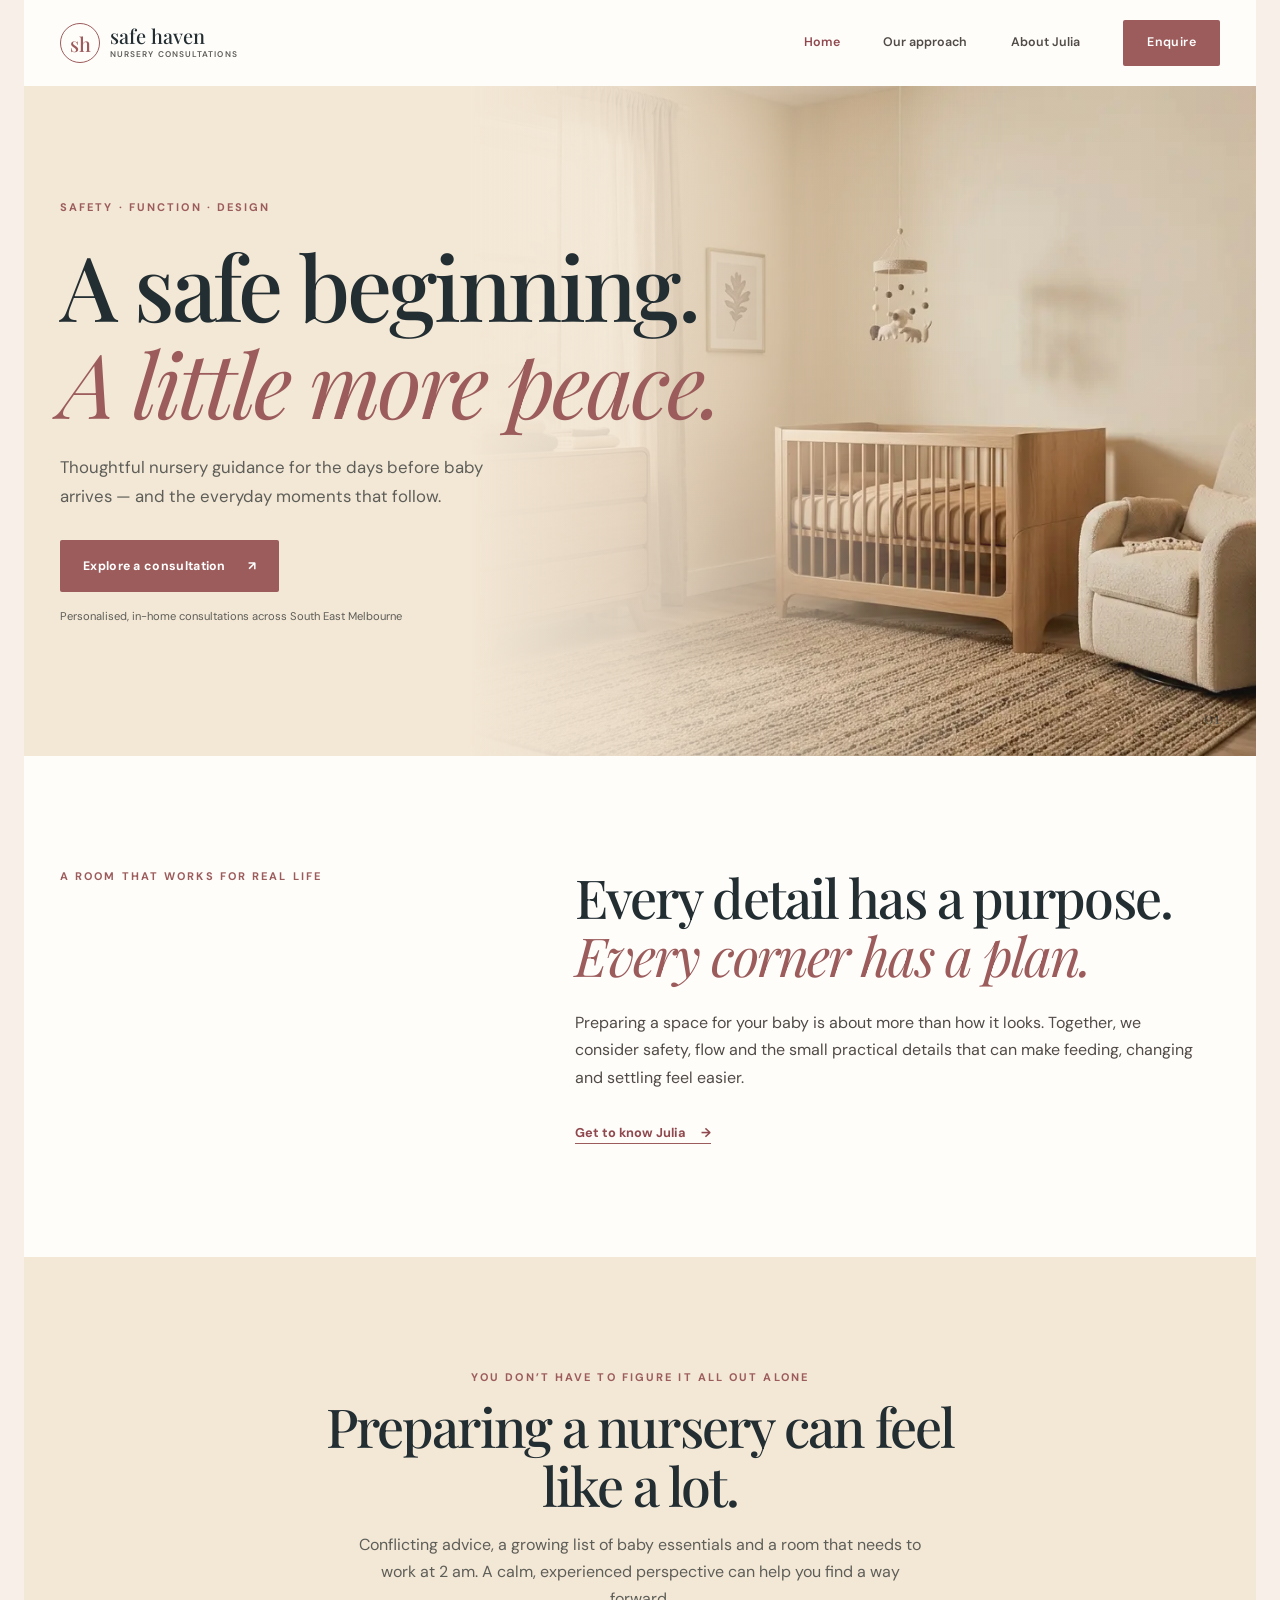
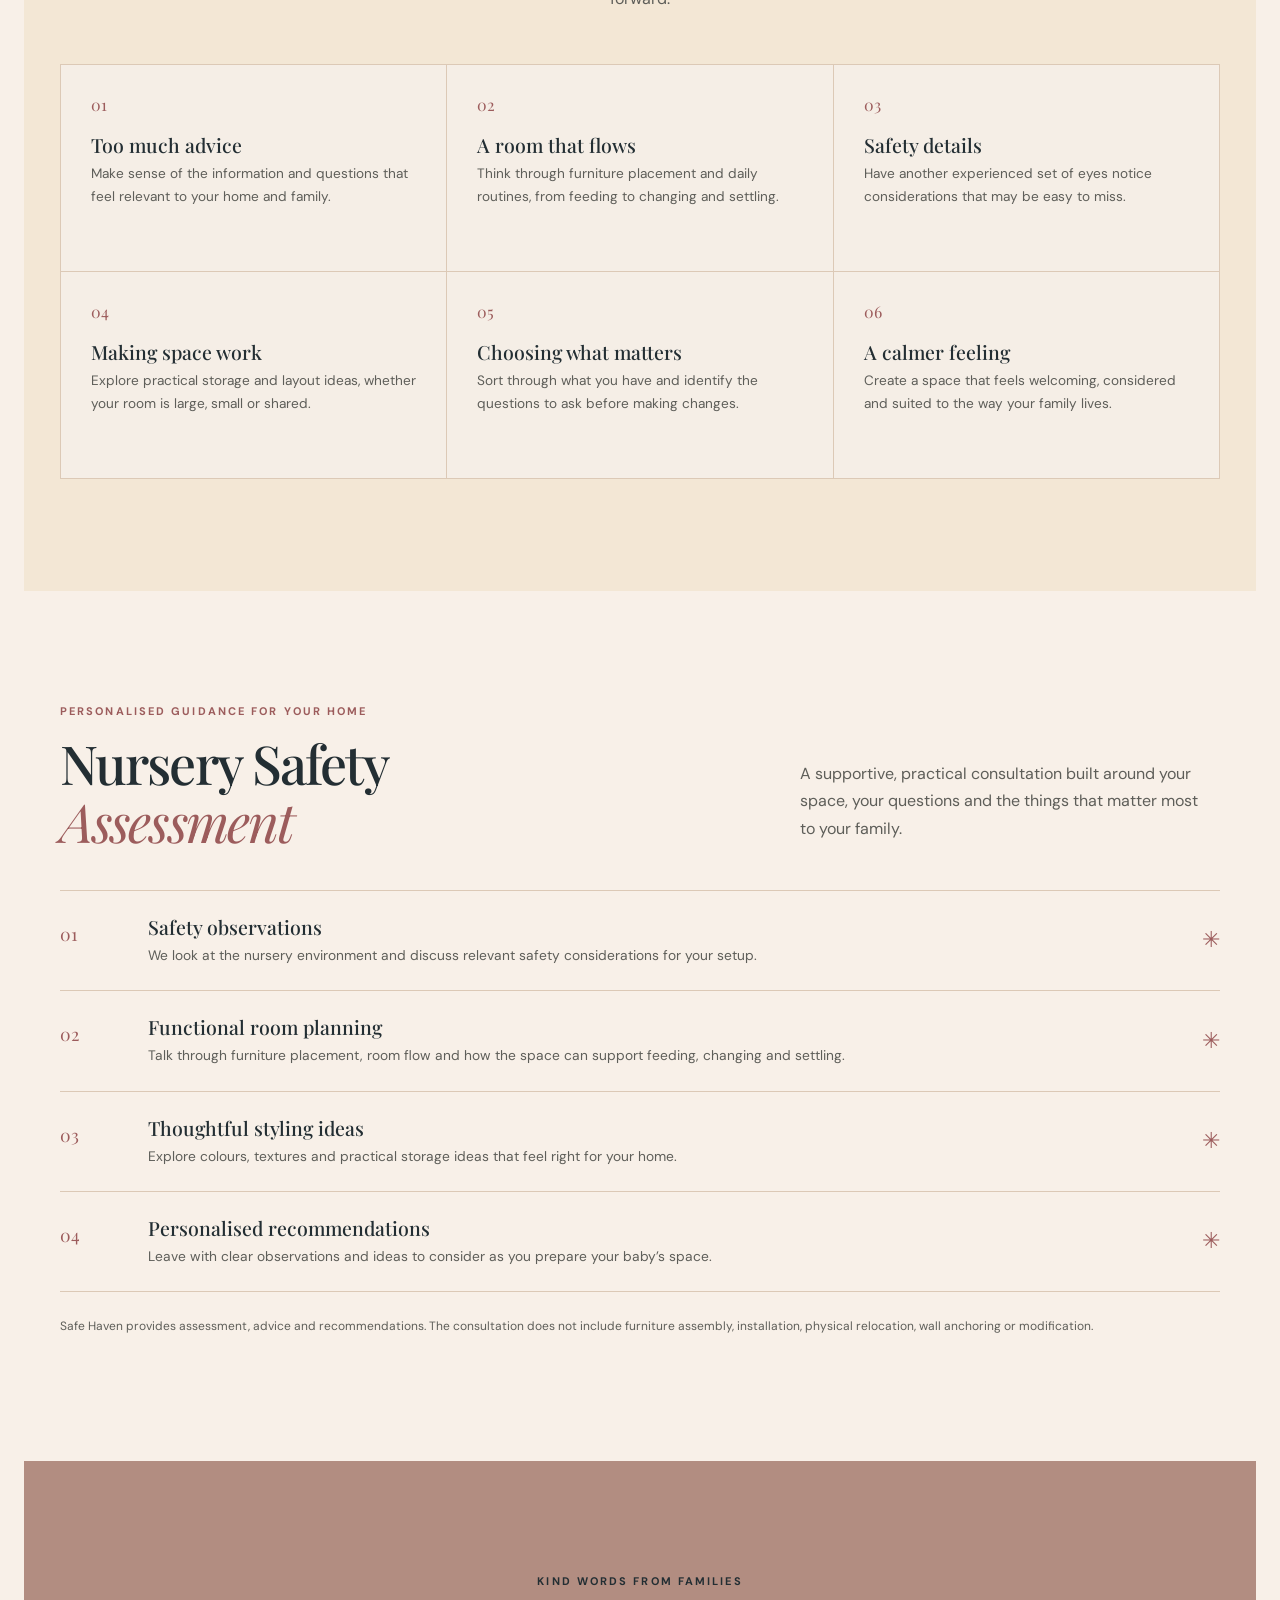
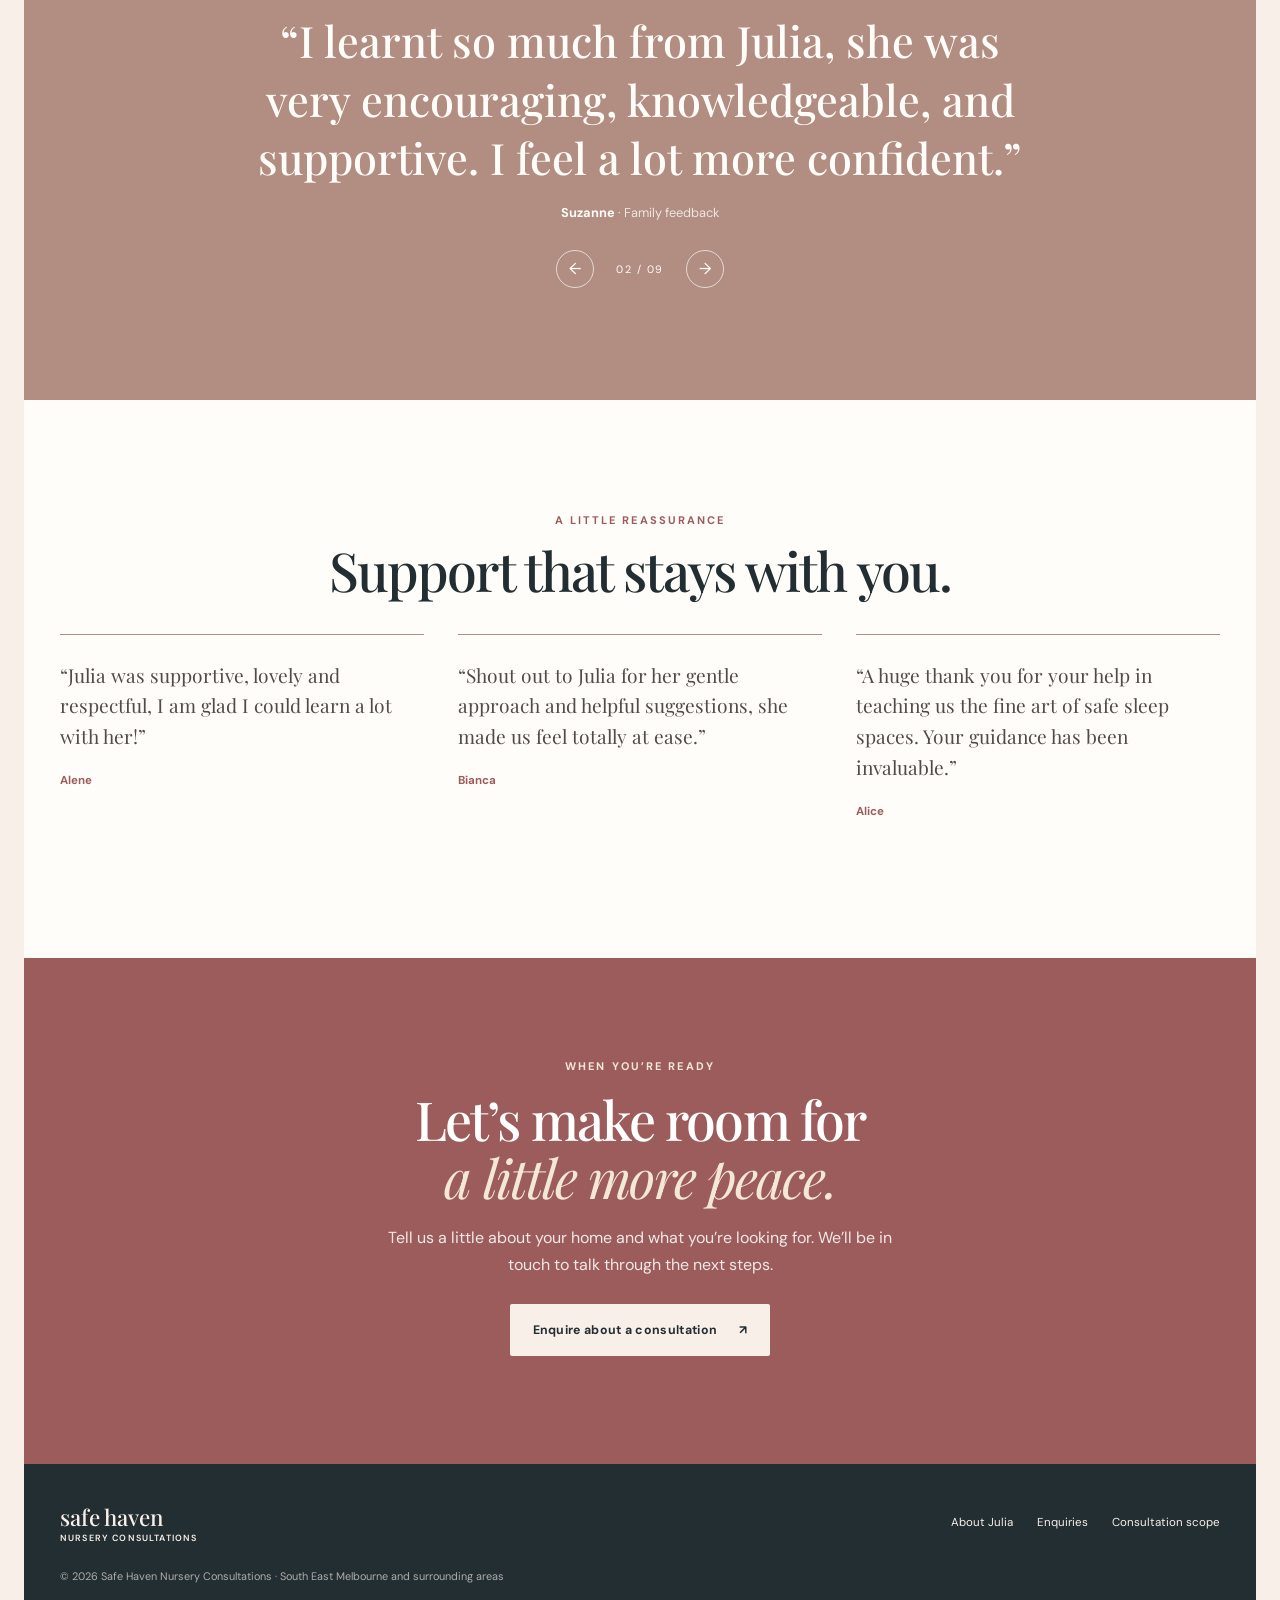
<file: index.html>
<!doctype html>
<html lang="en-AU">
  <head>
    <meta charset="utf-8" />
    <meta name="viewport" content="width=device-width, initial-scale=1" />
    <meta name="theme-color" content="#f3e7d5" />
    <meta
      name="description"
      content="Thoughtful nursery safety observations, room planning and practical guidance for families preparing to welcome a baby in South East Melbourne."
    />
    <title>Safe Haven | A safe beginning, a little more peace</title>
    <link rel="icon" type="image/png" href="assets/safe-haven-mark.png" />
    <link rel="preconnect" href="https://fonts.googleapis.com" />
    <link rel="preconnect" href="https://fonts.gstatic.com" crossorigin />
    <link
      href="https://fonts.googleapis.com/css2?family=DM+Sans:wght@400;500;600;700&family=Playfair+Display:wght@400;500;600;700&display=swap"
      rel="stylesheet"
    />
    <link rel="stylesheet" href="CSS/styles.css" />
    <script src="JS/script.js" defer></script>
  </head>
  <body>
    <a class="skip-link" href="#main">Skip to content</a>
    <header class="site-header">
      <div class="container nav-wrap">
        <a class="brand" href="index.html" aria-label="Safe Haven home"
          ><span class="brand-mark">sh</span
          ><span>safe haven<small>nursery consultations</small></span></a
        >
        <button
          class="menu-toggle"
          type="button"
          aria-expanded="false"
          aria-controls="main-nav"
        >
          <span></span><span></span><span class="sr-only">Toggle menu</span>
        </button>
        <nav id="main-nav" aria-label="Main navigation">
          <a href="index.html" aria-current="page">Home</a
          ><a href="#approach">Our approach</a
          ><a href="about.html">About Julia</a
          ><a class="nav-cta" href="booking.html">Enquire</a>
        </nav>
      </div>
    </header>
    <main id="main">
      <section class="hero">
        <div
          class="hero-image"
          role="img"
          aria-label="A calm, warmly styled nursery with a cot and soft natural textures"
        ></div>
        <div class="hero-content container">
          <p class="eyebrow">Safety · Function · Design</p>
          <h1>A safe beginning.<br /><em>A little more peace.</em></h1>
          <p class="hero-copy">
            Thoughtful nursery guidance for the days before baby arrives — and
            the everyday moments that follow.
          </p>
          <a class="button button-rose" href="booking.html"
            >Explore a consultation <span aria-hidden="true">↗</span></a
          >
          <p class="hero-note">
            Personalised, in-home consultations across South East Melbourne
          </p>
        </div>
        <span class="hero-number" aria-hidden="true">01</span>
      </section>

      <section class="intro section-pad">
        <div class="container intro-grid">
          <p class="eyebrow">A room that works for real life</p>
          <div>
            <h2>
              Every detail has a purpose.<br /><em>Every corner has a plan.</em>
            </h2>
            <p>
              Preparing a space for your baby is about more than how it looks.
              Together, we consider safety, flow and the small practical details
              that can make feeding, changing and settling feel easier.
            </p>
            <a class="text-link" href="about.html"
              >Get to know Julia <span aria-hidden="true">→</span></a
            >
          </div>
        </div>
      </section>

      <section class="worries section-pad" id="approach">
        <div class="container">
          <div class="section-heading">
            <p class="eyebrow">You don’t have to figure it all out alone</p>
            <h2>Preparing a nursery can feel like a lot.</h2>
            <p>
              Conflicting advice, a growing list of baby essentials and a room
              that needs to work at 2 am. A calm, experienced perspective can
              help you find a way forward.
            </p>
          </div>
          <div class="worry-grid">
            <article>
              <span>01</span>
              <h3>Too much advice</h3>
              <p>
                Make sense of the information and questions that feel relevant
                to your home and family.
              </p>
            </article>
            <article>
              <span>02</span>
              <h3>A room that flows</h3>
              <p>
                Think through furniture placement and daily routines, from
                feeding to changing and settling.
              </p>
            </article>
            <article>
              <span>03</span>
              <h3>Safety details</h3>
              <p>
                Have another experienced set of eyes notice considerations that
                may be easy to miss.
              </p>
            </article>
            <article>
              <span>04</span>
              <h3>Making space work</h3>
              <p>
                Explore practical storage and layout ideas, whether your room is
                large, small or shared.
              </p>
            </article>
            <article>
              <span>05</span>
              <h3>Choosing what matters</h3>
              <p>
                Sort through what you have and identify the questions to ask
                before making changes.
              </p>
            </article>
            <article>
              <span>06</span>
              <h3>A calmer feeling</h3>
              <p>
                Create a space that feels welcoming, considered and suited to
                the way your family lives.
              </p>
            </article>
          </div>
        </div>
      </section>

      <section class="service section-pad">
        <div class="container service-top">
          <div>
            <p class="eyebrow">Personalised guidance for your home</p>
            <h2>Nursery Safety<br /><em>Assessment</em></h2>
          </div>
          <p>
            A supportive, practical consultation built around your space, your
            questions and the things that matter most to your family.
          </p>
        </div>
        <div class="container service-list">
          <article>
            <span class="service-index">01</span>
            <div>
              <h3>Safety observations</h3>
              <p>
                We look at the nursery environment and discuss relevant safety
                considerations for your setup.
              </p>
            </div>
            <span class="service-symbol">✳</span>
          </article>
          <article>
            <span class="service-index">02</span>
            <div>
              <h3>Functional room planning</h3>
              <p>
                Talk through furniture placement, room flow and how the space
                can support feeding, changing and settling.
              </p>
            </div>
            <span class="service-symbol">✳</span>
          </article>
          <article>
            <span class="service-index">03</span>
            <div>
              <h3>Thoughtful styling ideas</h3>
              <p>
                Explore colours, textures and practical storage ideas that feel
                right for your home.
              </p>
            </div>
            <span class="service-symbol">✳</span>
          </article>
          <article>
            <span class="service-index">04</span>
            <div>
              <h3>Personalised recommendations</h3>
              <p>
                Leave with clear observations and ideas to consider as you
                prepare your baby’s space.
              </p>
            </div>
            <span class="service-symbol">✳</span>
          </article>
        </div>
        <p class="container service-note">
          Safe Haven provides assessment, advice and recommendations. The
          consultation does not include furniture assembly, installation,
          physical relocation, wall anchoring or modification.
        </p>
      </section>

      <section class="quote-band section-pad">
        <div class="container quote-wrap">
          <p class="eyebrow">Kind words from families</p>
          <blockquote>
            “I learnt so much from Julia, she was very encouraging,
            knowledgeable, and supportive. I feel a lot more confident.”
          </blockquote>
          <p class="quote-byline">Suzanne <span>· Family feedback</span></p>
          <div class="quote-controls">
            <button
              type="button"
              class="quote-prev"
              aria-label="Previous feedback"
            >
              ←</button
            ><span class="quote-count" aria-live="polite">02 / 09</span
            ><button
              type="button"
              class="quote-next"
              aria-label="Next feedback"
            >
              →
            </button>
          </div>
        </div>
      </section>

      <section class="more-feedback section-pad">
        <div class="container">
          <div class="section-heading">
            <p class="eyebrow">A little reassurance</p>
            <h2>Support that stays with you.</h2>
          </div>
          <div class="feedback-grid">
            <figure>
              <blockquote>
                “Julia was supportive, lovely and respectful, I am glad I could
                learn a lot with her!”
              </blockquote>
              <figcaption>Alene</figcaption>
            </figure>
            <figure>
              <blockquote>
                “Shout out to Julia for her gentle approach and helpful
                suggestions, she made us feel totally at ease.”
              </blockquote>
              <figcaption>Bianca</figcaption>
            </figure>
            <figure>
              <blockquote>
                “A huge thank you for your help in teaching us the fine art of
                safe sleep spaces. Your guidance has been invaluable.”
              </blockquote>
              <figcaption>Alice</figcaption>
            </figure>
          </div>
        </div>
      </section>

      <section class="closing-cta">
        <div class="container">
          <p class="eyebrow">When you’re ready</p>
          <h2>Let’s make room for<br /><em>a little more peace.</em></h2>
          <p>
            Tell us a little about your home and what you’re looking for. We’ll
            be in touch to talk through the next steps.
          </p>
          <a class="button button-light" href="booking.html"
            >Enquire about a consultation <span aria-hidden="true">↗</span></a
          >
        </div>
      </section>
    </main>
    <footer class="site-footer">
      <div class="container footer-row">
        <a class="footer-brand" href="index.html"
          >safe haven <span>nursery consultations</span></a
        >
        <div class="footer-links">
          <a href="about.html">About Julia</a
          ><a href="booking.html">Enquiries</a
          ><a href="service-terms.html">Consultation scope</a>
        </div>
        <p>
          © <span data-year>2026</span> Safe Haven Nursery Consultations · South
          East Melbourne and surrounding areas
        </p>
      </div>
    </footer>
  </body>
</html>
</file>
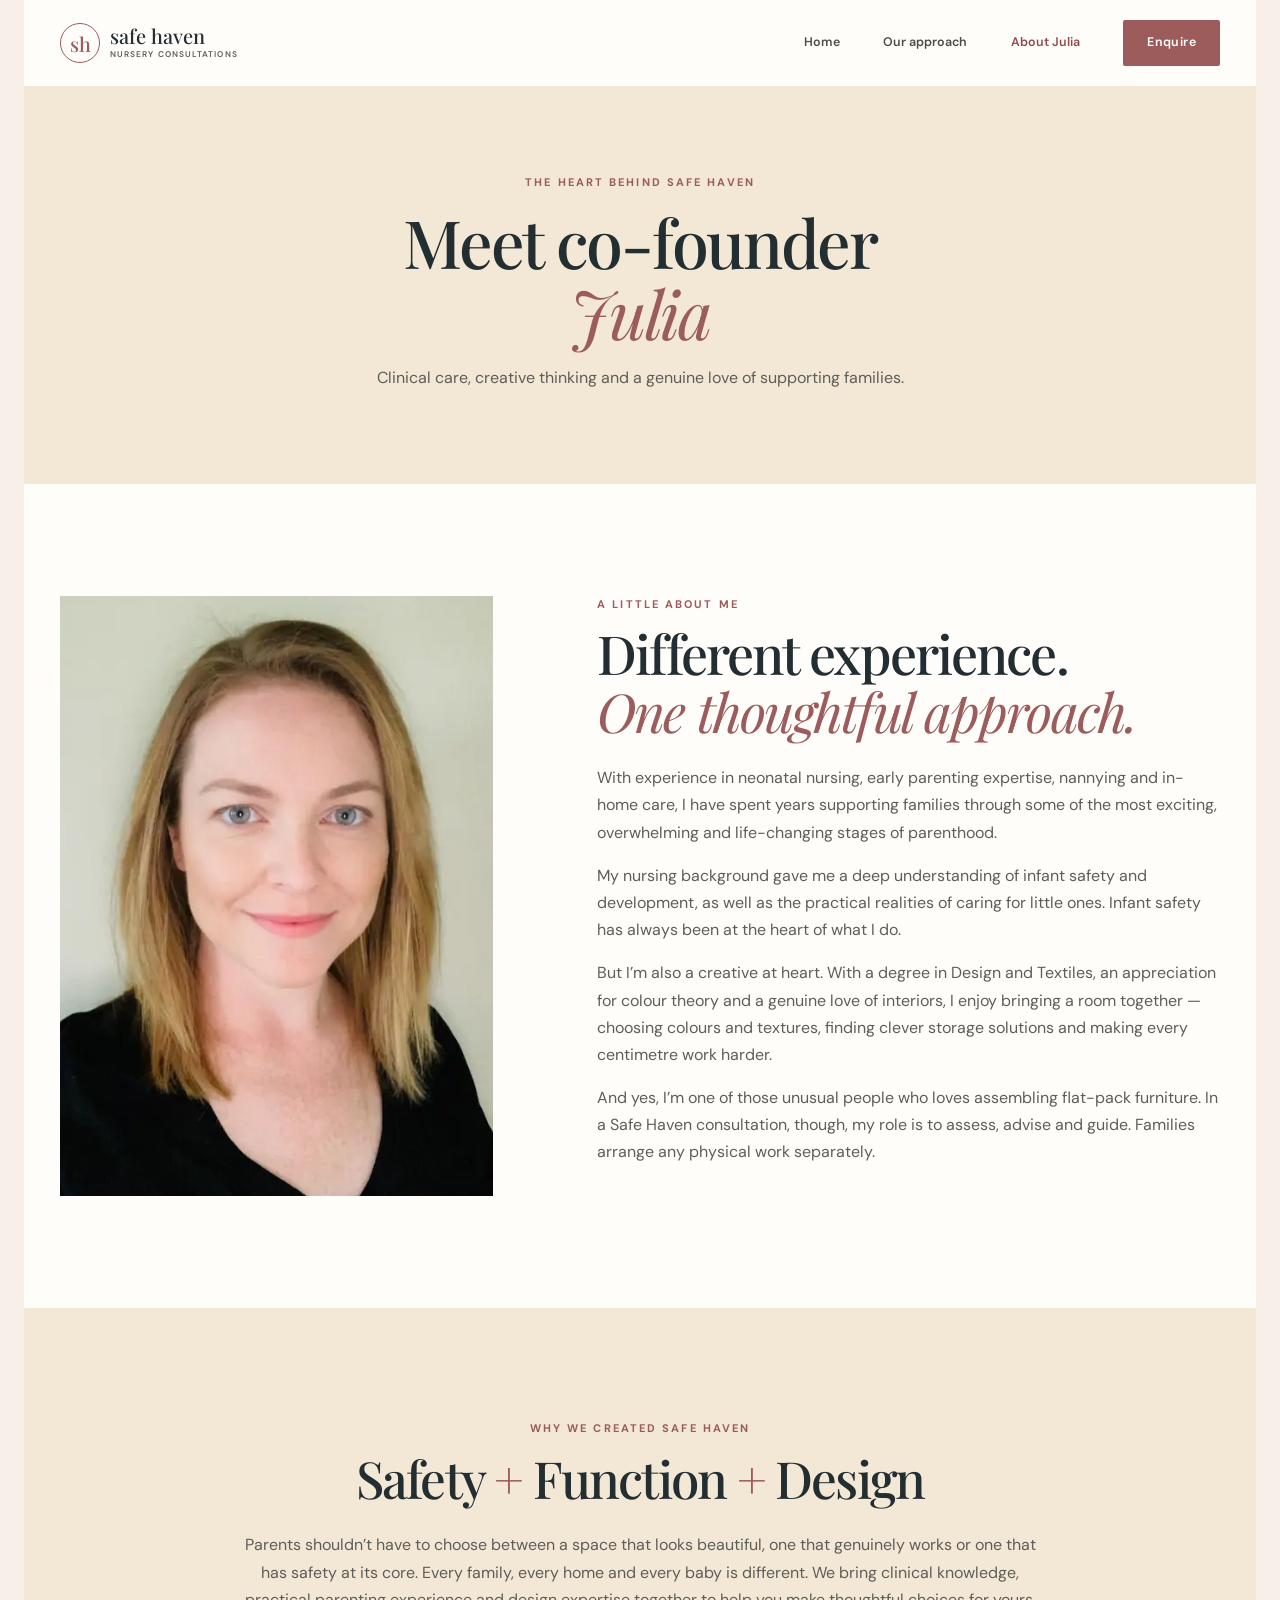
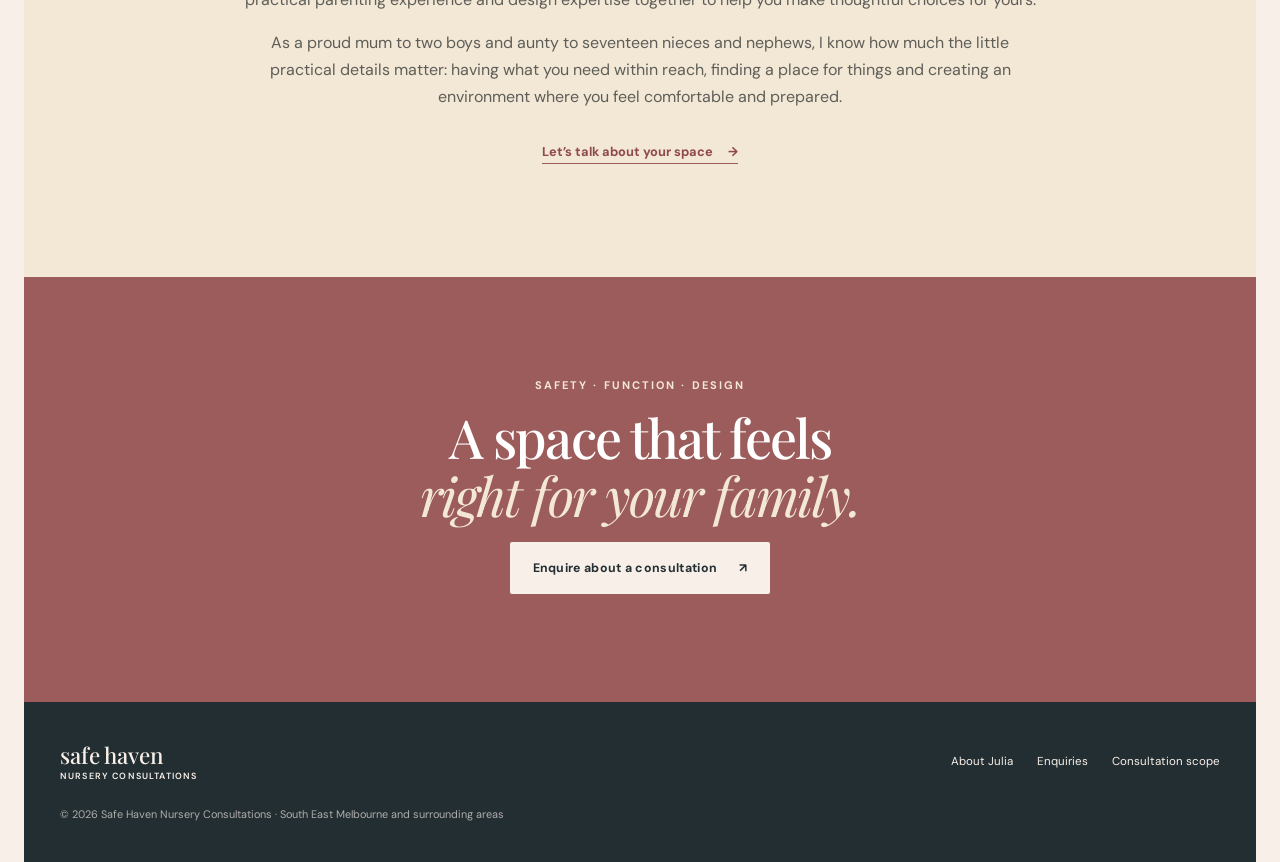
<file: about.html>
<!doctype html>
<html lang="en-AU">
  <head>
    <meta charset="utf-8" />
    <meta name="viewport" content="width=device-width, initial-scale=1" />
    <meta name="theme-color" content="#f3e7d5" />
    <meta
      name="description"
      content="Meet Julia, co-founder of Safe Haven Nursery Consultations. Neonatal nursing experience meets a love of thoughtful interiors and practical family support."
    />
    <title>About Julia | Safe Haven</title>
    <link rel="icon" type="image/png" href="assets/safe-haven-mark.png" />
    <link rel="preconnect" href="https://fonts.googleapis.com" />
    <link rel="preconnect" href="https://fonts.gstatic.com" crossorigin />
    <link
      href="https://fonts.googleapis.com/css2?family=DM+Sans:wght@400;500;600;700&family=Playfair+Display:wght@400;500;600;700&display=swap"
      rel="stylesheet"
    />
    <link rel="stylesheet" href="CSS/styles.css" />
    <script src="JS/script.js" defer></script>
  </head>
  <body>
    <a class="skip-link" href="#main">Skip to content</a>
    <header class="site-header">
      <div class="container nav-wrap">
        <a class="brand" href="index.html" aria-label="Safe Haven home">
          <span class="brand-mark">sh</span>
          <span>safe haven<small>nursery consultations</small></span>
        </a>
        <button
          class="menu-toggle"
          type="button"
          aria-expanded="false"
          aria-controls="main-nav"
        >
          <span></span>
          <span></span>
          <span class="sr-only">Toggle menu</span>
        </button>
        <nav id="main-nav" aria-label="Main navigation">
          <a href="index.html">Home</a>
          <a href="index.html#approach">Our approach</a>
          <a href="about.html" aria-current="page">About Julia</a>
          <a class="nav-cta" href="booking.html">Enquire</a>
        </nav>
      </div>
    </header>
    <main id="main">
      <section class="page-hero">
        <div class="container">
          <p class="eyebrow">The heart behind Safe Haven</p>
          <h1>Meet co-founder<br /><em>Julia</em></h1>
          <p>
            Clinical care, creative thinking and a genuine love of supporting
            families.
          </p>
        </div>
      </section>
      <section class="about-story section-pad">
        <div class="container about-grid">
          <div
            class="about-image"
            role="img"
            aria-label="Julia, co-founder of Safe Haven Nursery Consultations"
          ></div>
          <div>
            <p class="eyebrow">A little about me</p>
            <h2>
              Different experience.<br /><em>One thoughtful approach.</em>
            </h2>
            <p>
              With experience in neonatal nursing, early parenting expertise,
              nannying and in-home care, I have spent years supporting families
              through some of the most exciting, overwhelming and life-changing
              stages of parenthood.
            </p>
            <p>
              My nursing background gave me a deep understanding of infant
              safety and development, as well as the practical realities of
              caring for little ones. Infant safety has always been at the heart
              of what I do.
            </p>
            <p>
              But I’m also a creative at heart. With a degree in Design and
              Textiles, an appreciation for colour theory and a genuine love of
              interiors, I enjoy bringing a room together — choosing colours and
              textures, finding clever storage solutions and making every
              centimetre work harder.
            </p>
            <p>
              And yes, I’m one of those unusual people who loves assembling
              flat-pack furniture. In a Safe Haven consultation, though, my role
              is to assess, advise and guide. Families arrange any physical work
              separately.
            </p>
          </div>
        </div>
      </section>
      <section class="about-philosophy section-pad">
        <div class="container">
          <p class="eyebrow">Why we created Safe Haven</p>
          <h2>Safety <span>+</span> Function <span>+</span> Design</h2>
          <p>
            Parents shouldn’t have to choose between a space that looks
            beautiful, one that genuinely works or one that has safety at its
            core. Every family, every home and every baby is different. We bring
            clinical knowledge, practical parenting experience and design
            expertise together to help you make thoughtful choices for yours.
          </p>
          <p>
            As a proud mum to two boys and aunty to seventeen nieces and
            nephews, I know how much the little practical details matter: having
            what you need within reach, finding a place for things and creating
            an environment where you feel comfortable and prepared.
          </p>
          <a class="text-link" href="booking.html"
            >Let’s talk about your space <span aria-hidden="true">→</span></a
          >
        </div>
      </section>
      <section class="closing-cta">
        <div class="container">
          <p class="eyebrow">Safety · Function · Design</p>
          <h2>A space that feels<br /><em>right for your family.</em></h2>
          <a class="button button-light" href="booking.html"
            >Enquire about a consultation <span aria-hidden="true">↗</span></a
          >
        </div>
      </section>

      <footer class="site-footer">
        <div class="container footer-row">
          <a class="footer-brand" href="index.html"
            >safe haven <span>nursery consultations</span></a
          >
          <div class="footer-links">
            <a href="about.html">About Julia</a>
            <a href="booking.html">Enquiries</a>
            <a href="service-terms.html">Consultation scope</a>
          </div>
          <p>
            © <span data-year>2026</span> Safe Haven Nursery Consultations ·
            South East Melbourne and surrounding areas
          </p>
        </div>
      </footer>
    </main>
  </body>
</html>
</file>
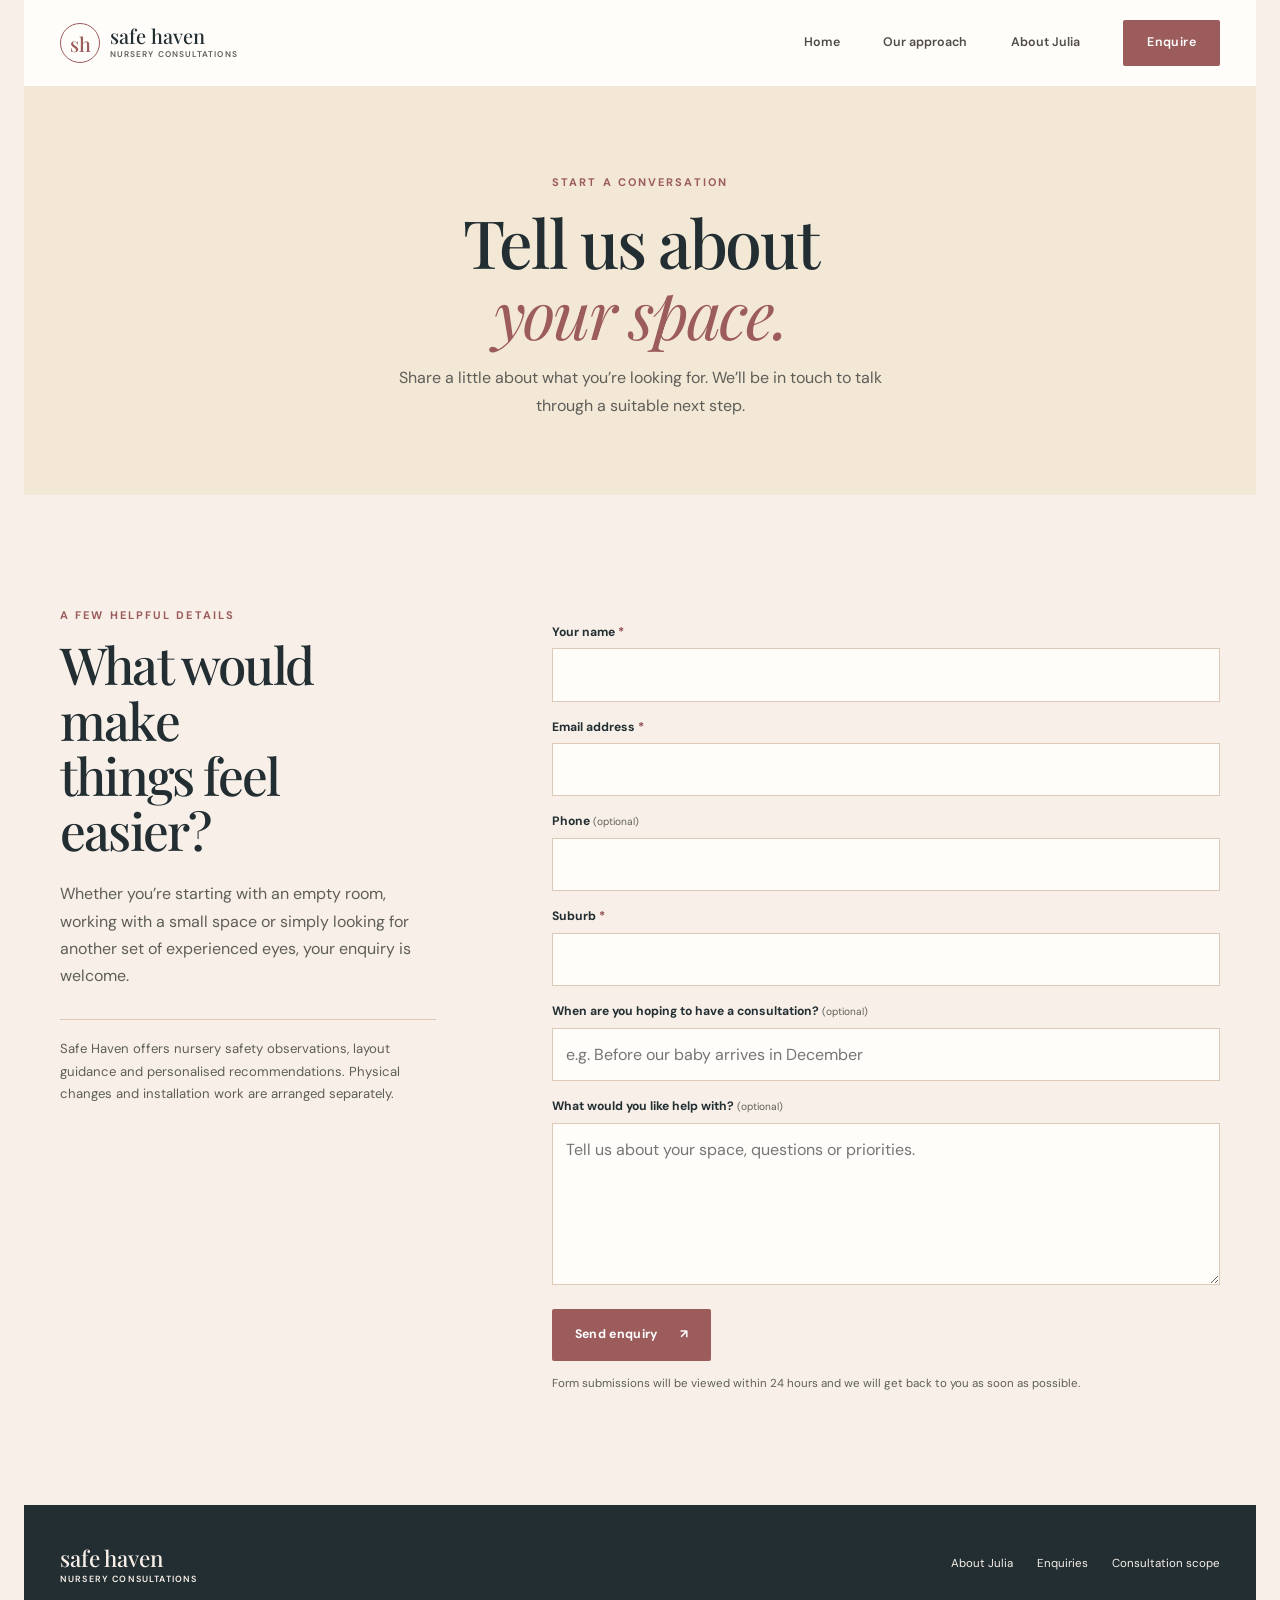
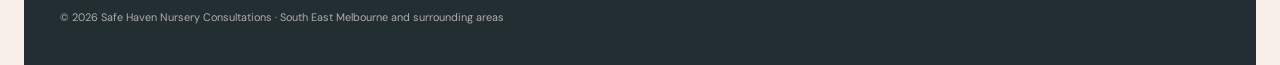
<file: booking.html>
<!doctype html>
<html lang="en-AU">
  <head>
    <meta charset="utf-8" />
    <meta name="viewport" content="width=device-width, initial-scale=1" />
    <meta name="theme-color" content="#f3e7d5" />
    <meta
      name="description"
      content="Enquire about a personalised Safe Haven nursery consultation in South East Melbourne."
    />
    <title>Enquire | Safe Haven</title>
    <link rel="icon" type="image/png" href="assets/safe-haven-mark.png" />
    <link rel="preconnect" href="https://fonts.googleapis.com" />
    <link rel="preconnect" href="https://fonts.gstatic.com" crossorigin />
    <link
      href="https://fonts.googleapis.com/css2?family=DM+Sans:wght@400;500;600;700&family=Playfair+Display:wght@400;500;600;700&display=swap"
      rel="stylesheet"
    />
    <link rel="stylesheet" href="CSS/styles.css" />
    <script src="JS/script.js" defer></script>
  </head>
  <body>
    <a class="skip-link" href="#main">Skip to content</a>
    <header class="site-header">
      <div class="container nav-wrap">
        <a class="brand" href="index.html" aria-label="Safe Haven home"
          ><span class="brand-mark">sh</span
          ><span>safe haven<small>nursery consultations</small></span></a
        ><button
          class="menu-toggle"
          type="button"
          aria-expanded="false"
          aria-controls="main-nav"
        >
          <span></span><span></span><span class="sr-only">Toggle menu</span>
        </button>
        <nav id="main-nav" aria-label="Main navigation">
          <a href="index.html">Home</a
          ><a href="index.html#approach">Our approach</a
          ><a href="about.html">About Julia</a
          ><a class="nav-cta" href="booking.html" aria-current="page"
            >Enquire</a
          >
        </nav>
      </div>
    </header>
    <main id="main">
      <section class="page-hero booking-hero">
        <div class="container">
          <p class="eyebrow">Start a conversation</p>
          <h1>Tell us about<br /><em>your space.</em></h1>
          <p>
            Share a little about what you’re looking for. We’ll be in touch to
            talk through a suitable next step.
          </p>
        </div>
      </section>
      <section class="booking-section section-pad">
        <div class="container booking-grid">
          <div class="booking-aside">
            <p class="eyebrow">A few helpful details</p>
            <h2>What would make<br />things feel easier?</h2>
            <p>
              Whether you’re starting with an empty room, working with a small
              space or simply looking for another set of experienced eyes, your
              enquiry is welcome.
            </p>
            <p class="scope-reminder">
              Safe Haven offers nursery safety observations, layout guidance and
              personalised recommendations. Physical changes and installation
              work are arranged separately.
            </p>
          </div>
          <form
            id="booking-form"
            class="booking-form"
            action="https://formspree.io/f/moeeejwz"
            method="post"
          >
            <input
              type="hidden"
              name="_subject"
              value="Safe Haven nursery consultation enquiry"
            />
            <input type="hidden" name="_next" value="thank-you.html" />
            <label for="name">Your name <span>*</span></label
            ><input id="name" name="name" autocomplete="name" required />
            <label for="email">Email address <span>*</span></label
            ><input
              id="email"
              name="email"
              type="email"
              autocomplete="email"
              required
            />
            <label for="phone">Phone <small>(optional)</small></label
            ><input id="phone" name="phone" type="tel" autocomplete="tel" />
            <label for="suburb">Suburb <span>*</span></label
            ><input
              id="suburb"
              name="suburb"
              autocomplete="address-level2"
              required
            />
            <label for="timing"
              >When are you hoping to have a consultation?
              <small>(optional)</small></label
            ><input
              id="timing"
              name="timing"
              placeholder="e.g. Before our baby arrives in December"
            />
            <label for="message"
              >What would you like help with? <small>(optional)</small></label
            ><textarea
              id="message"
              name="message"
              rows="5"
              placeholder="Tell us about your space, questions or priorities."
            ></textarea>
            <button class="button button-rose form-submit" type="submit">
              Send enquiry <span aria-hidden="true">↗</span>
            </button>
            <p
              class="form-status"
              id="form-status"
              role="status"
              aria-live="polite"
            >
              Form submissions will be viewed within 24 hours and we will get back to you as soon as possible.
            </p>
          </form>
        </div>
      </section>
    </main>
    <footer class="site-footer">
      <div class="container footer-row">
        <a class="footer-brand" href="index.html"
          >safe haven <span>nursery consultations</span></a
        >
        <div class="footer-links">
          <a href="about.html">About Julia</a
          ><a href="booking.html">Enquiries</a
          ><a href="service-terms.html">Consultation scope</a>
        </div>
        <p>
          © <span data-year>2026</span> Safe Haven Nursery Consultations · South
          East Melbourne and surrounding areas
        </p>
      </div>
    </footer>
  </body>
</html>
</file>
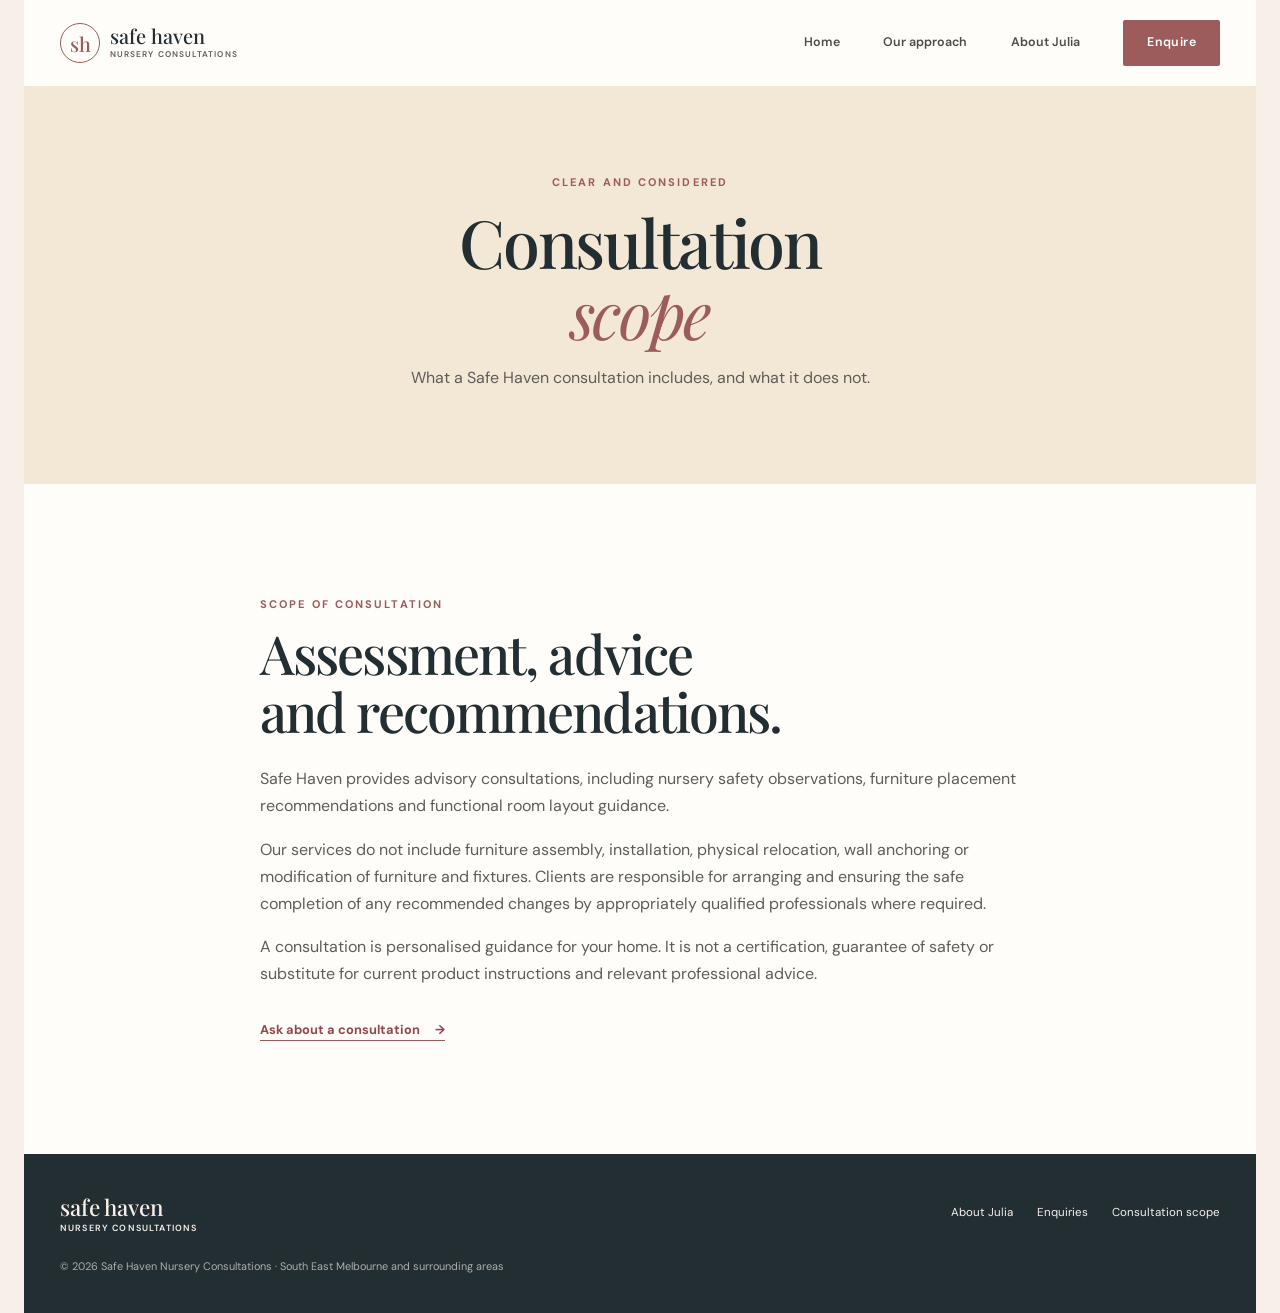
<file: service-terms.html>
<!doctype html>
<html lang="en-AU">
  <head>
    <meta charset="utf-8" />
    <meta name="viewport" content="width=device-width, initial-scale=1" />
    <meta name="theme-color" content="#f3e7d5" />
    <meta
      name="description"
      content="The scope of Safe Haven Nursery Consultations: personalised observations, recommendations and room planning guidance."
    />
    <title>Consultation Scope | Safe Haven</title>
    <link rel="icon" type="image/png" href="assets/safe-haven-mark.png" />
    <link rel="preconnect" href="https://fonts.googleapis.com" />
    <link rel="preconnect" href="https://fonts.gstatic.com" crossorigin />
    <link
      href="https://fonts.googleapis.com/css2?family=DM+Sans:wght@400;500;600;700&family=Playfair+Display:wght@400;500;600;700&display=swap"
      rel="stylesheet"
    />
    <link rel="stylesheet" href="CSS/styles.css" />
    <script src="JS/script.js" defer></script>
  </head>
  <body>
    <a class="skip-link" href="#main">Skip to content</a>
    <header class="site-header">
      <div class="container nav-wrap">
        <a class="brand" href="index.html" aria-label="Safe Haven home"
          ><span class="brand-mark">sh</span
          ><span>safe haven<small>nursery consultations</small></span></a
        ><button
          class="menu-toggle"
          type="button"
          aria-expanded="false"
          aria-controls="main-nav"
        >
          <span></span><span></span><span class="sr-only">Toggle menu</span>
        </button>
        <nav id="main-nav" aria-label="Main navigation">
          <a href="index.html">Home</a
          ><a href="index.html#approach">Our approach</a
          ><a href="about.html">About Julia</a
          ><a class="nav-cta" href="booking.html">Enquire</a>
        </nav>
      </div>
    </header>
    <main id="main">
      <section class="page-hero">
        <div class="container">
          <p class="eyebrow">Clear and considered</p>
          <h1>Consultation<br /><em>scope</em></h1>
          <p>What a Safe Haven consultation includes, and what it does not.</p>
        </div>
      </section>
      <section class="terms-content section-pad">
        <div class="container terms-copy">
          <p class="eyebrow">Scope of consultation</p>
          <h2>Assessment, advice<br />and recommendations.</h2>
          <p>
            Safe Haven provides advisory consultations, including nursery safety
            observations, furniture placement recommendations and functional
            room layout guidance.
          </p>
          <p>
            Our services do not include furniture assembly, installation,
            physical relocation, wall anchoring or modification of furniture and
            fixtures. Clients are responsible for arranging and ensuring the
            safe completion of any recommended changes by appropriately
            qualified professionals where required.
          </p>
          <p>
            A consultation is personalised guidance for your home. It is not a
            certification, guarantee of safety or substitute for current product
            instructions and relevant professional advice.
          </p>
          <a class="text-link" href="booking.html"
            >Ask about a consultation <span aria-hidden="true">→</span></a
          >
        </div>
      </section>
    </main>
    <footer class="site-footer">
      <div class="container footer-row">
        <a class="footer-brand" href="index.html"
          >safe haven <span>nursery consultations</span></a
        >
        <div class="footer-links">
          <a href="about.html">About Julia</a
          ><a href="booking.html">Enquiries</a
          ><a href="service-terms.html">Consultation scope</a>
        </div>
        <p>
          © <span data-year>2026</span> Safe Haven Nursery Consultations · South
          East Melbourne and surrounding areas
        </p>
      </div>
    </footer>
  </body>
</html>
</file>
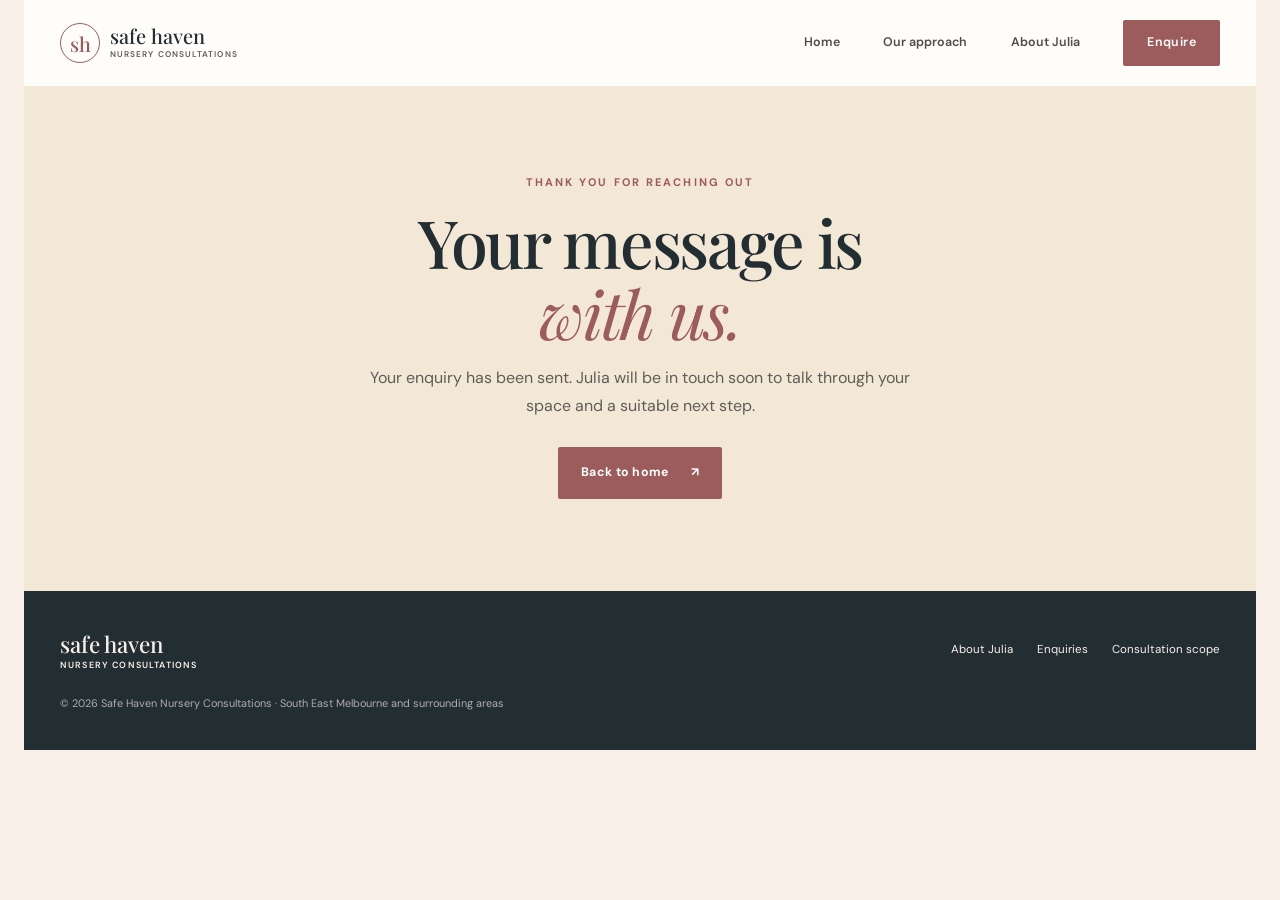
<file: thank-you.html>
<!doctype html>
<html lang="en-AU">
  <head>
    <meta charset="utf-8" />
    <meta name="viewport" content="width=device-width, initial-scale=1" />
    <meta name="theme-color" content="#f3e7d5" />
    <meta
      name="description"
      content="Thank you for contacting Safe Haven Nursery Consultations. We’ll be in touch soon."
    />
    <title>Thank You | Safe Haven</title>
    <link rel="icon" type="image/png" href="assets/safe-haven-mark.png" />
    <link rel="preconnect" href="https://fonts.googleapis.com" />
    <link rel="preconnect" href="https://fonts.gstatic.com" crossorigin />
    <link
      href="https://fonts.googleapis.com/css2?family=DM+Sans:wght@400;500;600;700&family=Playfair+Display:wght@400;500;600;700&display=swap"
      rel="stylesheet"
    />
    <link rel="stylesheet" href="CSS/styles.css" />
    <script src="JS/script.js" defer></script>
  </head>
  <body>
    <a class="skip-link" href="#main">Skip to content</a>
    <header class="site-header">
      <div class="container nav-wrap">
        <a class="brand" href="index.html" aria-label="Safe Haven home">
          <span class="brand-mark">sh</span>
          <span>safe haven<small>nursery consultations</small></span>
        </a>
        <button
          class="menu-toggle"
          type="button"
          aria-expanded="false"
          aria-controls="main-nav"
        >
          <span></span>
          <span></span>
          <span class="sr-only">Toggle menu</span>
        </button>
        <nav id="main-nav" aria-label="Main navigation">
          <a href="index.html">Home</a>
          <a href="index.html#approach">Our approach</a>
          <a href="about.html">About Julia</a>
          <a class="nav-cta" href="booking.html">Enquire</a>
        </nav>
      </div>
    </header>
    <main id="main">
      <section class="page-hero thank-you-hero">
        <div class="container">
          <p class="eyebrow">Thank you for reaching out</p>
          <h1>Your message is<br /><em>with us.</em></h1>
          <p>
            Your enquiry has been sent. Julia will be in touch soon to talk
            through your space and a suitable next step.
          </p>
          <a class="button button-rose" href="index.html"
            >Back to home <span aria-hidden="true">↗</span></a
          >
        </div>
      </section>
    </main>
    <footer class="site-footer">
      <div class="container footer-row">
        <a class="footer-brand" href="index.html"
          >safe haven <span>nursery consultations</span></a
        >
        <div class="footer-links">
          <a href="about.html">About Julia</a>
          <a href="booking.html">Enquiries</a>
          <a href="service-terms.html">Consultation scope</a>
        </div>
        <p>
          © <span data-year>2026</span> Safe Haven Nursery Consultations · South
          East Melbourne and surrounding areas
        </p>
      </div>
    </footer>
  </body>
</html>
</file>
<file: CSS/styles.css>
:root {
  --pale-oak: #dcc9b6;
  --antique-white: #f3e7d5;
  --linen: #f8f0e8;
  --dusty-taupe: #b28d81;
  --charcoal: #5e5e59;
  --jet-black: #232e33;
  --smoky-rose: #9c5c5c;
  --burnt-rose: #8f494e;
  --paper: #fffdfa;
  --body: #514b47;
  --serif: "Playfair Display", Georgia, serif;
  --sans: "DM Sans", Arial, sans-serif;
}
* {
  box-sizing: border-box;
}
html {
  scroll-behavior: smooth;
}
body {
  margin: 0;
  padding: 0 clamp(12px, 2vw, 24px);
  background: var(--linen);
  color: var(--body);
  font: 16px/1.7 var(--sans);
  -webkit-font-smoothing: antialiased;
}
img {
  max-width: 100%;
}
a {
  color: inherit;
  text-decoration: none;
}
button,
input,
textarea {
  font: inherit;
}
.container {
  width: min(1160px, calc(100% - 48px));
  margin-inline: auto;
}
.section-pad {
  padding: 112px 0;
}
.skip-link {
  position: absolute;
  top: -100px;
  left: 20px;
  z-index: 20;
  background: var(--jet-black);
  color: white;
  padding: 10px 16px;
}
.skip-link:focus {
  top: 12px;
}
.sr-only {
  position: absolute;
  width: 1px;
  height: 1px;
  overflow: hidden;
  clip: rect(0, 0, 0, 0);
  white-space: nowrap;
}
h1,
h2,
h3,
p,
blockquote {
  margin-top: 0;
}
h1,
h2,
h3 {
  color: var(--jet-black);
}
h1,
h2 {
  font: 500 clamp(2.5rem, 5.2vw, 4.7rem)/1.08 var(--serif);
  letter-spacing: -0.035em;
}
h2 {
  font-size: clamp(2.1rem, 4.2vw, 3.6rem);
}
h1 em,
h2 em {
  color: var(--smoky-rose);
  font-weight: 400;
}
.eyebrow {
  color: var(--smoky-rose);
  font-size: 0.69rem;
  font-weight: 700;
  letter-spacing: 0.19em;
  line-height: 1.5;
  text-transform: uppercase;
}
.site-header {
  position: relative;
  z-index: 5;
  background: var(--paper);
}
.nav-wrap {
  display: flex;
  align-items: center;
  justify-content: space-between;
  min-height: 86px;
}
.brand {
  display: inline-flex;
  align-items: center;
  gap: 10px;
  color: var(--jet-black);
  font: 500 1.25rem/1 var(--serif);
}
.brand small {
  display: block;
  margin-top: 5px;
  color: var(--charcoal);
  font: 600 0.52rem/1 var(--sans);
  letter-spacing: 0.13em;
  text-transform: uppercase;
}
.brand-mark {
  display: grid;
  width: 40px;
  height: 40px;
  place-items: center;
  border: 1px solid var(--smoky-rose);
  border-radius: 50%;
  color: var(--smoky-rose);
  font: 500 1.25rem var(--serif);
}
nav {
  display: flex;
  align-items: center;
  gap: clamp(20px, 3.4vw, 48px);
  font-size: 0.78rem;
  font-weight: 600;
}
nav a:not(.nav-cta):hover,
nav a[aria-current="page"]:not(.nav-cta) {
  color: var(--burnt-rose);
}
.nav-cta {
  padding: 12px 24px;
  border-radius: 2px;
  background: var(--smoky-rose);
  color: white;
  letter-spacing: 0.03em;
}
.nav-cta:hover,
.button-rose:hover {
  background: var(--burnt-rose);
}
.menu-toggle {
  display: none;
  border: 0;
  background: none;
}
.hero {
  position: relative;
  display: grid;
  min-height: 670px;
  align-items: center;
  overflow: hidden;
  background: var(--antique-white);
}
.hero-image {
  position: absolute;
  inset: 0 0 0 36%;
  background:
    linear-gradient(
      90deg,
      var(--antique-white) 0%,
      rgba(243, 231, 213, 0.87) 20%,
      rgba(243, 231, 213, 0.06) 68%
    ),
    url("../assets/SafeHavenNurseryConsultant-Hero2.webp") center 54% / cover
      no-repeat;
}
.hero-content {
  position: relative;
  z-index: 1;
  padding-top: 55px;
  padding-bottom: 72px;
}
.hero h1 {
  max-width: 680px;
  margin: 22px 0;
  font-size: clamp(3.3rem, 7vw, 6rem);
}
.hero-copy {
  max-width: 430px;
  margin-bottom: 30px;
  color: var(--charcoal);
  font-size: 1.05rem;
}
.button {
  display: inline-flex;
  min-height: 52px;
  align-items: center;
  justify-content: center;
  gap: 22px;
  padding: 13px 23px;
  border: 0;
  border-radius: 2px;
  font-size: 0.77rem;
  font-weight: 700;
  letter-spacing: 0.025em;
  transition:
    background 0.2s,
    transform 0.2s;
  cursor: pointer;
}
.button:hover {
  transform: translateY(-2px);
}
.button-rose {
  background: var(--smoky-rose);
  color: #fff;
}
.button-light {
  background: var(--linen);
  color: var(--jet-black);
}
.button-light:hover {
  background: white;
}
.hero-note {
  margin: 15px 0 0;
  color: var(--charcoal);
  font-size: 0.7rem;
}
.hero-number {
  position: absolute;
  right: max(24px, calc((100% - 1160px) / 2));
  bottom: 28px;
  color: rgba(35, 46, 51, 0.6);
  font: 1rem var(--serif);
}
.intro {
  background: var(--paper);
}
.intro-grid {
  display: grid;
  grid-template-columns: 0.75fr 1.25fr;
  gap: 11%;
  align-items: start;
}
.intro h2 {
  margin-bottom: 25px;
}
.intro-grid > div > p {
  max-width: 620px;
}
.text-link {
  display: inline-block;
  margin-top: 15px;
  border-bottom: 1px solid var(--smoky-rose);
  color: var(--burnt-rose);
  font-size: 0.8rem;
  font-weight: 700;
}
.text-link span {
  padding-left: 12px;
}
.section-heading {
  max-width: 680px;
  margin: 0 auto 52px;
  text-align: center;
}
.section-heading h2 {
  margin: 12px 0 17px;
}
.section-heading > p:last-child {
  max-width: 570px;
  margin: auto;
  color: var(--charcoal);
}
.worries {
  background: var(--antique-white);
}
.worry-grid {
  display: grid;
  grid-template-columns: repeat(3, 1fr);
  gap: 1px;
  background: var(--pale-oak);
  border: 1px solid var(--pale-oak);
}
.worry-grid article {
  min-height: 206px;
  padding: 27px 30px;
  background: rgba(255, 253, 250, 0.72);
}
.worry-grid article > span {
  color: var(--smoky-rose);
  font: 1rem var(--serif);
}
.worry-grid h3,
.service-list h3 {
  margin: 13px 0 5px;
  font: 500 1.22rem var(--serif);
}
.worry-grid p {
  margin: 0;
  color: var(--charcoal);
  font-size: 0.85rem;
  line-height: 1.65;
}
.service {
  background: var(--linen);
}
.service-top {
  display: grid;
  grid-template-columns: 1fr 0.7fr;
  gap: 12%;
  align-items: end;
  margin-bottom: 40px;
}
.service-top h2 {
  margin: 14px 0 0;
}
.service-top > p {
  max-width: 400px;
  margin-bottom: 8px;
  color: var(--charcoal);
}
.service-list {
  border-top: 1px solid var(--pale-oak);
}
.service-list article {
  display: grid;
  grid-template-columns: 70px 1fr auto;
  gap: 18px;
  align-items: center;
  padding: 23px 0;
  border-bottom: 1px solid var(--pale-oak);
}
.service-index {
  align-self: start;
  padding-top: 8px;
  color: var(--smoky-rose);
  font: 1.1rem var(--serif);
}
.service-list h3 {
  margin: 0 0 4px;
}
.service-list p {
  margin: 0;
  color: var(--charcoal);
  font-size: 0.86rem;
}
.service-symbol {
  color: var(--smoky-rose);
  font-size: 1.35rem;
}
.service-note {
  margin-top: 24px;
  color: var(--charcoal);
  font-size: 0.75rem;
}
.quote-band {
  background: var(--dusty-taupe);
  color: var(--paper);
  text-align: center;
}
.quote-wrap {
  max-width: 810px;
}
.quote-band .eyebrow {
  color: var(--jet-black);
}
.quote-band blockquote {
  min-height: 150px;
  margin: 22px auto 16px;
  font: 500 clamp(1.65rem, 3.4vw, 2.7rem)/1.35 var(--serif);
}
.quote-byline {
  font-size: 0.8rem;
  font-weight: 700;
}
.quote-byline span {
  font-weight: 400;
  opacity: 0.8;
}
.quote-controls {
  display: flex;
  align-items: center;
  justify-content: center;
  gap: 22px;
  margin-top: 26px;
}
.quote-controls button {
  width: 38px;
  height: 38px;
  border: 1px solid rgba(255, 255, 255, 0.65);
  border-radius: 50%;
  background: none;
  color: white;
  cursor: pointer;
}
.quote-controls button:hover {
  background: rgba(255, 255, 255, 0.18);
}
.quote-count {
  font-size: 0.67rem;
  letter-spacing: 0.14em;
}
.more-feedback {
  background: var(--paper);
}
.more-feedback .section-heading {
  margin-bottom: 35px;
}
.feedback-grid {
  display: grid;
  grid-template-columns: repeat(3, 1fr);
  gap: 34px;
}
.feedback-grid figure {
  margin: 0;
  padding: 25px 0;
  border-top: 1px solid var(--dusty-taupe);
}
.feedback-grid blockquote {
  margin: 0 0 19px;
  font: 1.2rem/1.6 var(--serif);
}
.feedback-grid figcaption {
  color: var(--smoky-rose);
  font-size: 0.72rem;
  font-weight: 700;
}
.closing-cta {
  padding: 100px 0 108px;
  background: var(--smoky-rose);
  color: white;
  text-align: center;
}
.closing-cta .eyebrow {
  color: var(--antique-white);
}
.closing-cta h2 {
  margin: 15px 0 18px;
  color: white;
}
.closing-cta h2 em {
  color: var(--antique-white);
}
.closing-cta p:not(.eyebrow) {
  max-width: 510px;
  margin: 0 auto 26px;
  color: rgba(255, 255, 255, 0.86);
}
.site-footer {
  padding: 38px 0;
  background: var(--jet-black);
  color: var(--linen);
}
.footer-row {
  display: grid;
  grid-template-columns: 1fr auto;
  gap: 18px;
  align-items: center;
}
.footer-brand {
  font: 500 1.4rem var(--serif);
}
.footer-brand span {
  display: block;
  font: 600 0.56rem var(--sans);
  letter-spacing: 0.13em;
  text-transform: uppercase;
}
.footer-links {
  display: flex;
  gap: 24px;
  font-size: 0.72rem;
}
.footer-links a:hover {
  color: var(--pale-oak);
}
.footer-row > p {
  grid-column: 1 / -1;
  margin: 5px 0 0;
  color: rgba(248, 240, 232, 0.66);
  font-size: 0.68rem;
}
.page-hero {
  padding: 88px 0 92px;
  background: var(--antique-white);
  text-align: center;
}
.page-hero .container {
  max-width: 780px;
}
.page-hero h1 {
  margin: 15px 0;
}
.page-hero p:last-child {
  max-width: 540px;
  margin: auto;
  color: var(--charcoal);
}
.thank-you-hero p:not(.eyebrow) {
  max-width: 540px;
  margin: auto;
  color: var(--charcoal);
}
.thank-you-hero .button {
  margin-top: 28px;
}
.about-story {
  background: var(--paper);
}
.about-grid {
  display: grid;
  grid-template-columns: 0.82fr 1.18fr;
  gap: 9%;
  align-items: start;
}
.about-image {
  min-height: 600px;
  background: url("../assets/JP-CoFounder-SafeHaven.webp") center 34% / cover
    no-repeat;
}
.about-grid h2 {
  margin: 12px 0 24px;
}
.about-grid p:not(.eyebrow) {
  color: var(--charcoal);
}
.about-philosophy {
  background: var(--antique-white);
  text-align: center;
}
.about-philosophy .container {
  max-width: 800px;
}
.about-philosophy h2 {
  margin: 15px 0 25px;
  font-size: clamp(2rem, 4vw, 3.5rem);
}
.about-philosophy h2 span {
  color: var(--smoky-rose);
}
.about-philosophy p:not(.eyebrow) {
  color: var(--charcoal);
}
.booking-hero {
  padding-bottom: 76px;
}
.booking-grid {
  display: grid;
  grid-template-columns: 0.72fr 1.28fr;
  gap: 10%;
  align-items: start;
}
.booking-aside h2 {
  margin: 14px 0 22px;
  font-size: clamp(2.25rem, 4vw, 3.4rem);
}
.booking-aside > p:not(.eyebrow) {
  color: var(--charcoal);
}
.scope-reminder {
  margin-top: 30px;
  padding-top: 18px;
  border-top: 1px solid var(--pale-oak);
  font-size: 0.82rem;
}
.booking-form {
  display: grid;
  grid-template-columns: 1fr;
}
.booking-form label {
  margin: 15px 0 6px;
  color: var(--jet-black);
  font-size: 0.76rem;
  font-weight: 700;
}
.booking-form label:first-child {
  margin-top: 0;
}
.booking-form label span {
  color: var(--burnt-rose);
}
.booking-form label small {
  color: var(--charcoal);
  font-weight: 400;
}
.booking-form input,
.booking-form textarea {
  width: 100%;
  padding: 12px 13px;
  border: 1px solid var(--pale-oak);
  border-radius: 0;
  outline: 0;
  background: var(--paper);
  color: var(--jet-black);
}
.booking-form input:focus,
.booking-form textarea:focus {
  border-color: var(--smoky-rose);
  box-shadow: 0 0 0 2px rgba(156, 92, 92, 0.14);
}
.booking-form textarea {
  resize: vertical;
}
.form-submit {
  justify-self: start;
  margin-top: 24px;
}
.form-status {
  margin: 13px 0 0;
  color: var(--charcoal);
  font-size: 0.72rem;
}
.terms-content {
  background: var(--paper);
}
.terms-copy {
  max-width: 760px;
}
.terms-copy h2 {
  margin: 12px 0 25px;
}
.terms-copy p:not(.eyebrow) {
  color: var(--charcoal);
}
@media (max-width: 760px) {
  .container {
    width: min(100% - 36px, 600px);
  }
  .section-pad {
    padding: 78px 0;
  }
  .nav-wrap {
    min-height: 72px;
  }
  .menu-toggle {
    display: grid;
    gap: 5px;
    padding: 10px 2px 10px 10px;
    cursor: pointer;
  }
  .menu-toggle > span:not(.sr-only) {
    width: 24px;
    height: 1px;
    background: var(--jet-black);
  }
  nav {
    position: absolute;
    top: 72px;
    right: 0;
    left: 0;
    display: none;
    align-items: stretch;
    gap: 0;
    padding: 8px 18px 18px;
    background: var(--paper);
    box-shadow: 0 10px 15px rgba(35, 46, 51, 0.08);
  }
  nav.is-open {
    display: flex;
    flex-direction: column;
  }
  nav a {
    padding: 12px 5px;
  }
  nav .nav-cta {
    margin-top: 7px;
    padding-left: 14px;
  }
  .hero {
    min-height: 690px;
    align-items: end;
  }
  .hero-image {
    inset: 0 0 32% 0;
    background-image:
      linear-gradient(
        0deg,
        var(--antique-white) 0%,
        rgba(243, 231, 213, 0) 55%
      ),
      url("../assets/safe-haven-nursery-room1.webp");
    background-position:
      center,
      center 52%;
  }
  .hero-content {
    padding-top: 260px;
    padding-bottom: 54px;
  }
  .hero h1 {
    font-size: clamp(3.15rem, 14vw, 4.8rem);
  }
  .hero-number {
    bottom: 16px;
  }
  .intro-grid,
  .service-top,
  .about-grid,
  .booking-grid {
    grid-template-columns: 1fr;
    gap: 25px;
  }
  .intro-grid > .eyebrow {
    margin: 0;
  }
  .worry-grid {
    grid-template-columns: repeat(2, 1fr);
  }
  .worry-grid article {
    min-height: 190px;
    padding: 21px;
  }
  .service-top {
    gap: 5px;
  }
  .service-list article {
    grid-template-columns: 42px 1fr auto;
    gap: 10px;
  }
  .feedback-grid {
    grid-template-columns: 1fr;
    gap: 10px;
  }
  .feedback-grid figure {
    padding: 20px 0;
  }
  .footer-row {
    grid-template-columns: 1fr;
  }
  .footer-links {
    flex-wrap: wrap;
    gap: 14px 21px;
  }
  .footer-row > p {
    grid-column: auto;
  }
  .about-image {
    min-height: 360px;
  }
  .page-hero {
    padding: 70px 0;
  }
}
@media (max-width: 420px) {
  .worry-grid {
    grid-template-columns: 1fr;
  }
  .worry-grid article {
    min-height: auto;
  }
  .service-symbol {
    display: none;
  }
  .button {
    gap: 13px;
  }
}
@media (prefers-reduced-motion: reduce) {
  html {
    scroll-behavior: auto;
  }
  *,
  *::before,
  *::after {
    transition-duration: 0.01ms !important;
    animation-duration: 0.01ms !important;
    animation-iteration-count: 1 !important;
  }
}
</file>
